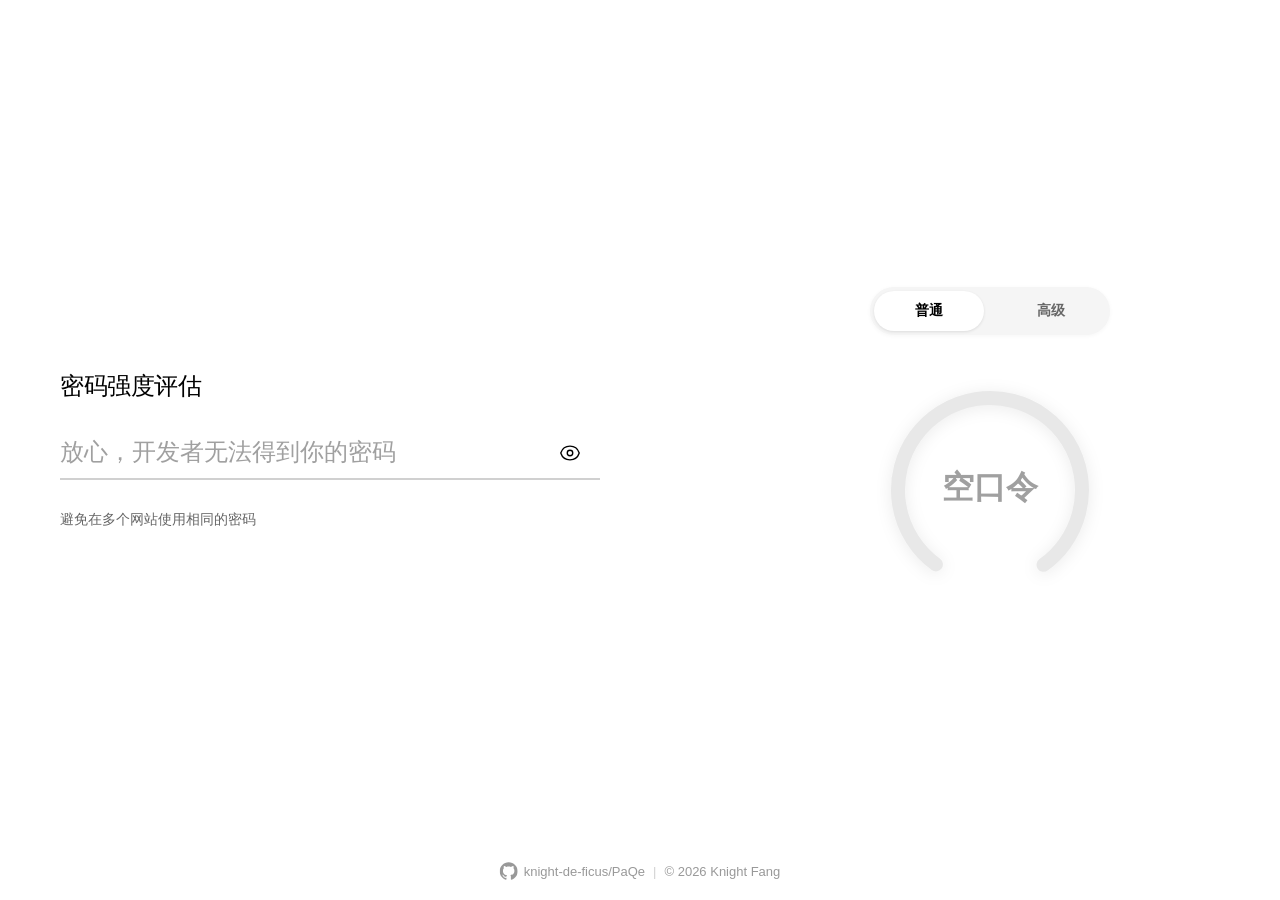
<file: index.html>
<!doctype html>
<html lang="zh-CN">
  <head>
    <meta charset="UTF-8" />
    <meta name="viewport" content="width=device-width, initial-scale=1.0" />
    <title>密码强度评估</title>
    <link rel="stylesheet" href="./app.css" />
  </head>
  <body>
    <div class="container">
      <!-- 左侧面板 -->
      <div class="left-panel">
        <h1>密码强度评估</h1>

        <div class="password-container">
          <div class="password-wrapper">
            <input
              id="password"
              type="password"
              autocomplete="new-password"
              placeholder="放心，所有计算均处于本地"
            />
            <span id="customCaret" class="custom-caret" aria-hidden="true"></span>
            <button class="eye-button" id="eyeButton" aria-label="显示密码">
              <img src="./svg/visible.svg" alt="" class="eye-icon eye-open" />
              <img src="./svg/invisible.svg" alt="" class="eye-icon eye-closed" />
            </button>
          </div>
        </div>

        <p class="suggestion" id="suggestion"></p>
      </div>

      <!-- 右侧面板 -->
      <div class="right-panel">
        <!-- 切换按钮 -->
        <div class="mode-toggle">
          <button class="mode-button active" data-mode="normal">普通</button>
          <button class="mode-button" data-mode="advanced">高级</button>
        </div>

        <!-- 进度环 -->
        <div class="entropy-ring-container">
          <div class="entropy-ring">
            <svg viewBox="0 0 260 260">
              <circle class="entropy-ring-background" cx="130" cy="130" r="92" />
              <circle
                class="entropy-ring-progress"
                id="entropyProgress"
                cx="130"
                cy="130"
                r="92"
              />
            </svg>
            <div class="entropy-ring-label" id="entropyRingLabel">
              <div class="entropy-value" id="entropyValue">0</div>
              <div class="entropy-unit" id="entropyUnit">bits</div>
            </div>
          </div>
        </div>

        <!-- 高级模式检测列表 -->
        <div class="check-list" id="checkList">
          <div class="check-item">
            <span class="check-desc">包含大写字母</span>
            <span class="check-icon" id="checkUpper">✗</span>
          </div>
          <div class="check-item">
            <span class="check-desc">包含小写字母</span>
            <span class="check-icon" id="checkLower">✗</span>
          </div>
          <div class="check-item">
            <span class="check-desc">包含数字</span>
            <span class="check-icon" id="checkDigit">✗</span>
          </div>
          <div class="check-item">
            <span class="check-desc">包含特殊字符</span>
            <span class="check-icon" id="checkSpecial">✗</span>
          </div>
          <div class="check-item">
            <span class="check-desc">不含词典关键字</span>
            <span class="check-icon" id="checkNoKeyword">✗</span>
          </div>
          <div class="check-item">
            <span class="check-desc">非常见弱密码</span>
            <span class="check-icon" id="checkNotWeak">✗</span>
          </div>
        </div>
      </div>
    </div>

    <footer class="footer">
      <a href="https://github.com/knight-de-ficus/PaQe" target="_blank" rel="noopener">
        <svg role="img" viewBox="0 0 24 24" xmlns="http://www.w3.org/2000/svg"><title>GitHub</title><path d="M12 .297c-6.63 0-12 5.373-12 12 0 5.303 3.438 9.8 8.205 11.385.6.113.82-.258.82-.577 0-.285-.01-1.04-.015-2.04-3.338.724-4.042-1.61-4.042-1.61C4.422 18.07 3.633 17.7 3.633 17.7c-1.087-.744.084-.729.084-.729 1.205.084 1.838 1.236 1.838 1.236 1.07 1.835 2.809 1.305 3.495.998.108-.776.417-1.305.76-1.605-2.665-.3-5.466-1.332-5.466-5.93 0-1.31.465-2.38 1.235-3.22-.135-.303-.54-1.523.105-3.176 0 0 1.005-.322 3.3 1.23.96-.267 1.98-.399 3-.405 1.02.006 2.04.138 3 .405 2.28-1.552 3.285-1.23 3.285-1.23.645 1.653.24 2.873.12 3.176.765.84 1.23 1.91 1.23 3.22 0 4.61-2.805 5.625-5.475 5.92.42.36.81 1.096.81 2.22 0 1.606-.015 2.896-.015 3.286 0 .315.21.69.825.57C20.565 22.092 24 17.592 24 12.297c0-6.627-5.373-12-12-12"/></svg>
        knight-de-ficus/PaQe
      </a>
      <span class="divider">|</span>
      <span>© 2026 Knight Fang</span>
    </footer>

    <script type="module" src="./app.js"></script>
  </body>
</html>
</file>
<file: app.css>
/* 全局样式 */
* {
  margin: 0;
  padding: 0;
  box-sizing: border-box;
}

body {
  font-family: "Microsoft YaHei", -apple-system, BlinkMacSystemFont, "Segoe UI", "Roboto", sans-serif;
  background-color: #ffffff;
  color: #000000;
  padding: 40px 60px;
  height: 100vh;
  display: flex;
  align-items: center;
  justify-content: center;
}

/* 主容器布局 */
.container {
  display: flex;
  gap: 40px;
  width: 100%;
  height: 100%;
  max-width: 100vw;
}

/* 左侧面板 */
.left-panel {
  flex: 0 0 50%;
  display: flex;
  flex-direction: column;
  gap: 24px;
  justify-content: center;
  padding-right: 40px;
  opacity: 0;
  transition: opacity 0.5s ease 0.3s;
}

/* h1 标题 */
h1 {
  font-size: 24px;
  font-weight: 400;
  color: #000000;
  letter-spacing: -0.5px;
}

/* 密码输入框容器 */
.password-container {
  display: flex;
  align-items: center;
  gap: 12px;
  position: relative;
}

.password-wrapper {
  flex: 1;
  position: relative;
  display: flex;
  align-items: center;
}

#password {
  width: 100%;
  max-width: 100%;
  font-size: 24px;
  font-weight: 400;
  padding: 12px 48px 12px 0;
  /* padding-right: 48px; */
  border: none;
  border-bottom: 2px solid #d0d0d0;
  background-color: #ffffff;
  color: #000000;
  transition: border-color 0.3s ease;
  letter-spacing: 3px;
  font-family: "Microsoft YaHei", sans-serif;
}

#password::placeholder {
  color: #a0a0a0;
  font-size: inherit;
  font-weight: inherit;
  letter-spacing: normal;
  transition: opacity 0.3s ease;
}

#password:focus {
  outline: none;
  border-bottom-color: #000000;
}

#password:focus::placeholder {
  opacity: 0;
}

/* 隐藏Edge浏览器原生密码可见性按钮 */
#password::-ms-reveal {
  display: none;
}

/* 隐藏Chrome/Edge的密码可见性图标 */
#password::-webkit-reveal {
  display: none;
}

/* 自定义光标样式 */
#password {
  caret-color: #000000;
  caret-shape: bar;
}

/* 眼睛按钮 */
.eye-button {
  position: absolute;
  right: 12px;
  background: none;
  width: 36px;
  height: 36px;
  border: none;
  cursor: pointer;
  color: #a0a0a0;
  transition: color 0.3s ease;
  padding: 6px;
  display: flex;
  align-items: center;
  justify-content: center;
}

.eye-icon {
  width: 22px;
  height: 22px;
  position: absolute;
  opacity: 0;
  transform: scale(0.92);
  transition: opacity 0.2s ease, transform 0.2s ease;
}

.eye-open {
  opacity: 1;
  transform: scale(1);
}

.eye-button.is-visible .eye-open {
  opacity: 0;
  transform: scale(0.92);
}

.eye-button.is-visible .eye-closed {
  opacity: 1;
  transform: scale(1);
}

.eye-button:hover {
  color: #000000;
}

/* 密码建议 */
.suggestion {
  font-size: 14px;
  color: #666666;
  line-height: 1.6;
  min-height: 20px;
  margin-top: 4px;
  transition: opacity 0.18s ease;
}

/* 底部 */
.footer {
  position: fixed;
  bottom: 20px;
  left: 50%;
  transform: translateX(-50%);
  display: flex;
  align-items: center;
  gap: 8px;
  font-size: 13px;
  color: #999999;
}

.footer a {
  display: flex;
  align-items: center;
  gap: 6px;
  color: #999999;
  text-decoration: none;
  transition: color 0.2s ease;
}

.footer a:hover {
  color: #333333;
}

.footer svg {
  width: 18px;
  height: 18px;
  fill: currentColor;
}

.footer .divider {
  color: #d0d0d0;
}

/* 右侧面板 */
.right-panel {
  flex: 0 0 50%;
  display: flex;
  flex-direction: column;
  gap: 32px;
  justify-content: center;
  align-items: center;
  padding-left: 40px;
  opacity: 0;
  transition: opacity 0.5s ease 0.3s;
}

/* 加载完成后渐显 */
.container.ready .left-panel,
.container.ready .right-panel {
  opacity: 1;
}

/* 切换按钮组 */
.mode-toggle {
  display: flex;
  gap: 12px;
  background-color: #f5f5f5;
  padding: 4px;
  border-radius: 24px;
  width: 100%;
  max-width: 240px;
  box-shadow: 0 1px 4px rgba(0, 0, 0, 0.04);
}

.mode-button {
  flex: 1;
  padding: 10px 16px;
  height: 40px;
  border: none;
  background-color: transparent;
  color: #666666;
  font-size: 14px;
  font-weight: 600;
  cursor: pointer;
  transition: all 0.3s ease;
  border-radius: 20px;
  font-family: "Microsoft YaHei", sans-serif;
}

.mode-button.active {
  background-color: #ffffff;
  color: #000000;
  box-shadow: 0 1px 3px rgba(0, 0, 0, 0.1);
}

.mode-button:hover:not(.active) {
  color: #000000;
}

/* 进度环容器 */
.entropy-ring-container {
  display: flex;
  align-items: center;
  justify-content: center;
  flex: 1;
  width: 100%;
  max-height: 30%;
}

.entropy-ring {
  position: relative;
  width: 260px;
  height: 260px;
}

.entropy-ring svg {
  width: 100%;
  height: 100%;
  filter: drop-shadow(0 2px 8px rgba(0, 0, 0, 0.08));
}

.entropy-ring-background {
  fill: none;
  stroke: #e8e8e8;
  stroke-width: 14;
  stroke-linecap: round;
  transform: rotate(126deg);
  transform-origin: 130px 130px;
}

.entropy-ring-progress {
  fill: none;
  stroke: #ff3b30;
  stroke-width: 14;
  stroke-linecap: round;
  transform: rotate(126deg);
  transform-origin: 130px 130px;
  transition: stroke 0.3s ease, stroke-dashoffset 0.3s ease;
}

.entropy-ring-label {
  position: absolute;
  top: 50%;
  left: 50%;
  transform: translate(-50%, -50%);
  text-align: center;
}

.entropy-value {
  font-size: 32px;
  font-weight: 700;
  color: #000000;
}

.entropy-unit {
  font-size: 12px;
  color: #a0a0a0;
  margin-top: 4px;
}

/* 高级模式检测列表 */
.check-list {
  display: none;
  flex-direction: column;
  gap: 10px;
  width: 100%;
  max-width: 320px;
  padding: 0 20px;
}

.check-list.visible {
  display: flex;
}

.check-item {
  display: flex;
  justify-content: space-between;
  align-items: center;
  padding: 8px 0;
  border-bottom: 1px solid #f0f0f0;
}

.check-desc {
  font-size: 14px;
  color: #333333;
}

.check-icon {
  font-size: 16px;
  font-weight: 700;
  width: 24px;
  height: 24px;
  display: flex;
  align-items: center;
  justify-content: center;
  border-radius: 50%;
}

.check-icon.pass {
  color: #34c759;
  background-color: rgba(52, 199, 89, 0.1);
}

.check-icon.fail {
  color: #ff3b30;
  background-color: rgba(255, 59, 48, 0.1);
}

/* 响应式设计 */
@media (max-width: 768px) {
  body {
    padding: 24px 20px;
    height: auto;
  }

  .container {
    flex-direction: column;
    gap: 40px;
    height: auto;
  }

  .left-panel {
    flex: 1;
    padding-right: 0;
    margin: 10vh 0;
  }

  .right-panel {
    flex: 1;
    padding-left: 0;
    gap: 24px;
    margin: 0 0 20vh;
  }

  .entropy-ring {
    width: 200px;
    height: 200px;
  }

  .entropy-value {
    font-size: 28px;
  }

  h1 {
    font-size: 20px;
  }

  #password {
    font-size: 20px;
  }

  .custom-caret {
    font-size: 20px;
  }

  .mode-toggle {
    max-width: 200px;
  }

  .footer {
    flex-direction: column;
    gap: 4px;
  }

  .footer .divider {
    display: none;
  }
}
</file>
